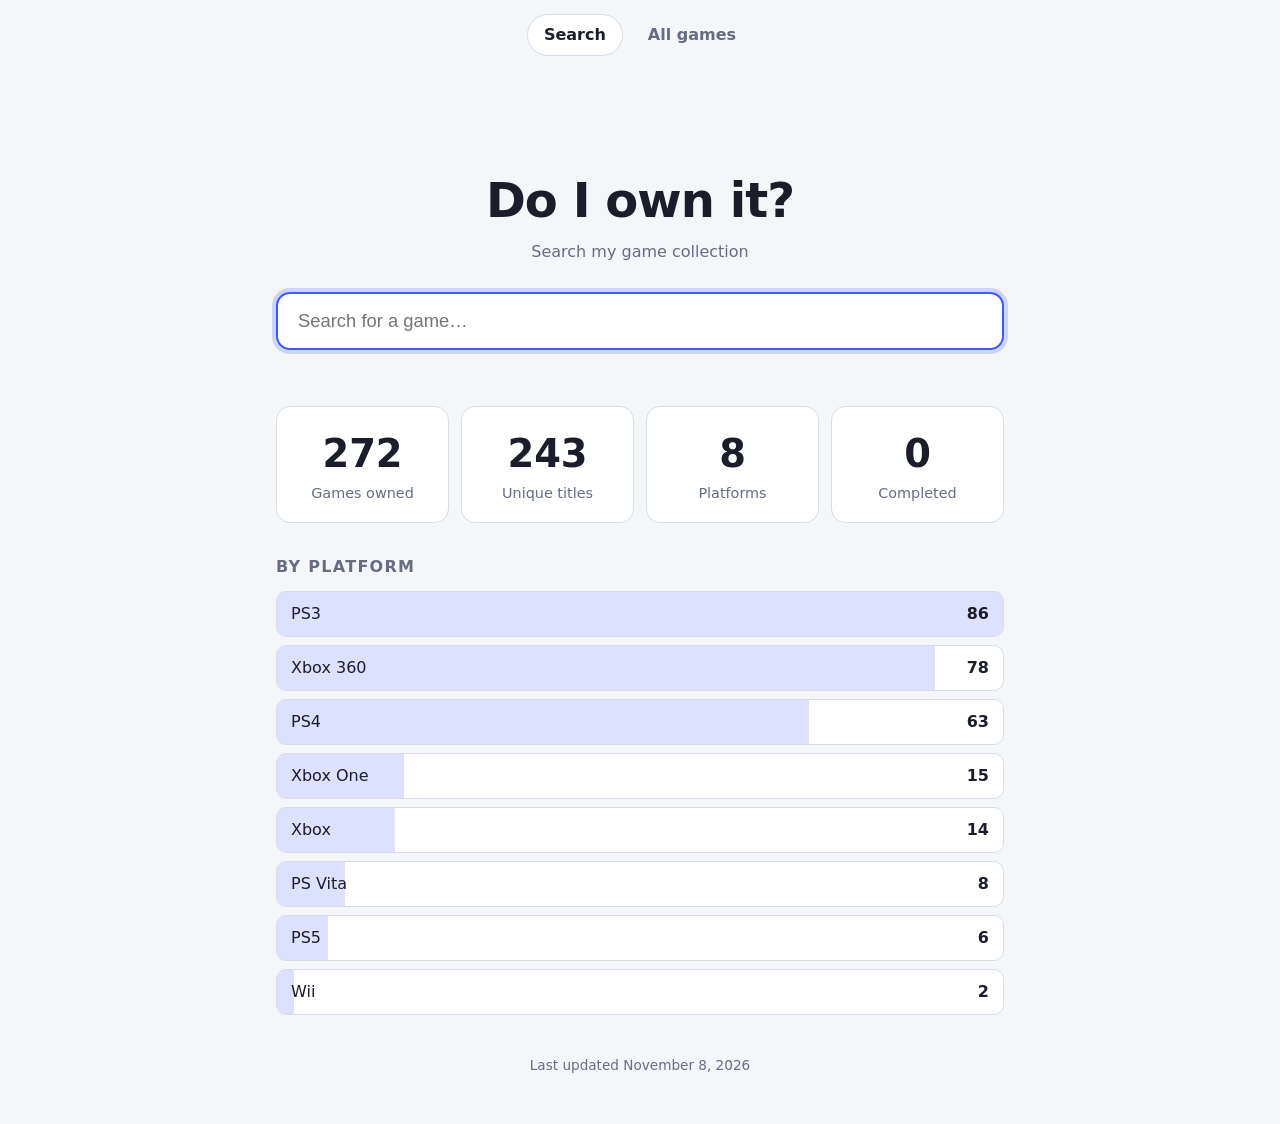
<file: index.html>
<!doctype html>
<html lang="en">
<head>
  <meta charset="utf-8">
  <meta name="viewport" content="width=device-width, initial-scale=1, viewport-fit=cover">
  <meta name="theme-color" content="#0f1117" media="(prefers-color-scheme: dark)">
  <meta name="theme-color" content="#f5f6fa" media="(prefers-color-scheme: light)">
  <title>My Game Collection</title>
  <meta name="description" content="Search my game collection and see which platform I own each game on.">
  <link rel="stylesheet" href="style.css">
</head>
<body>
  <nav class="nav">
    <a href="./" aria-current="page">Search</a>
    <a href="games.html">All games</a>
  </nav>

  <main>
    <header class="hero">
      <h1>Do I own it?</h1>
      <p class="sub">Search my game collection</p>
    </header>

    <div class="search-wrap">
      <input id="search" type="search" placeholder="Search for a game…" autocomplete="off" autocapitalize="off" autocorrect="off" spellcheck="false" enterkeyhint="search" aria-label="Search games">
    </div>

    <section id="results" class="results" aria-live="polite" hidden></section>

    <section id="stats" class="stats" aria-label="Collection statistics">
      <div class="totals">
        <div class="stat-card">
          <div class="stat-number" id="stat-total">–</div>
          <div class="stat-label">Games owned</div>
        </div>
        <div class="stat-card">
          <div class="stat-number" id="stat-unique">–</div>
          <div class="stat-label">Unique titles</div>
        </div>
        <div class="stat-card">
          <div class="stat-number" id="stat-platforms">–</div>
          <div class="stat-label">Platforms</div>
        </div>
        <div class="stat-card">
          <div class="stat-number" id="stat-completed">–</div>
          <div class="stat-label">Completed</div>
        </div>
      </div>

      <h2>By platform</h2>
      <ul id="platform-list" class="platform-list"></ul>
    </section>

    <footer>
      <span id="updated"></span>
    </footer>
  </main>
  <script src="app.js"></script>
</body>
</html>
</file>
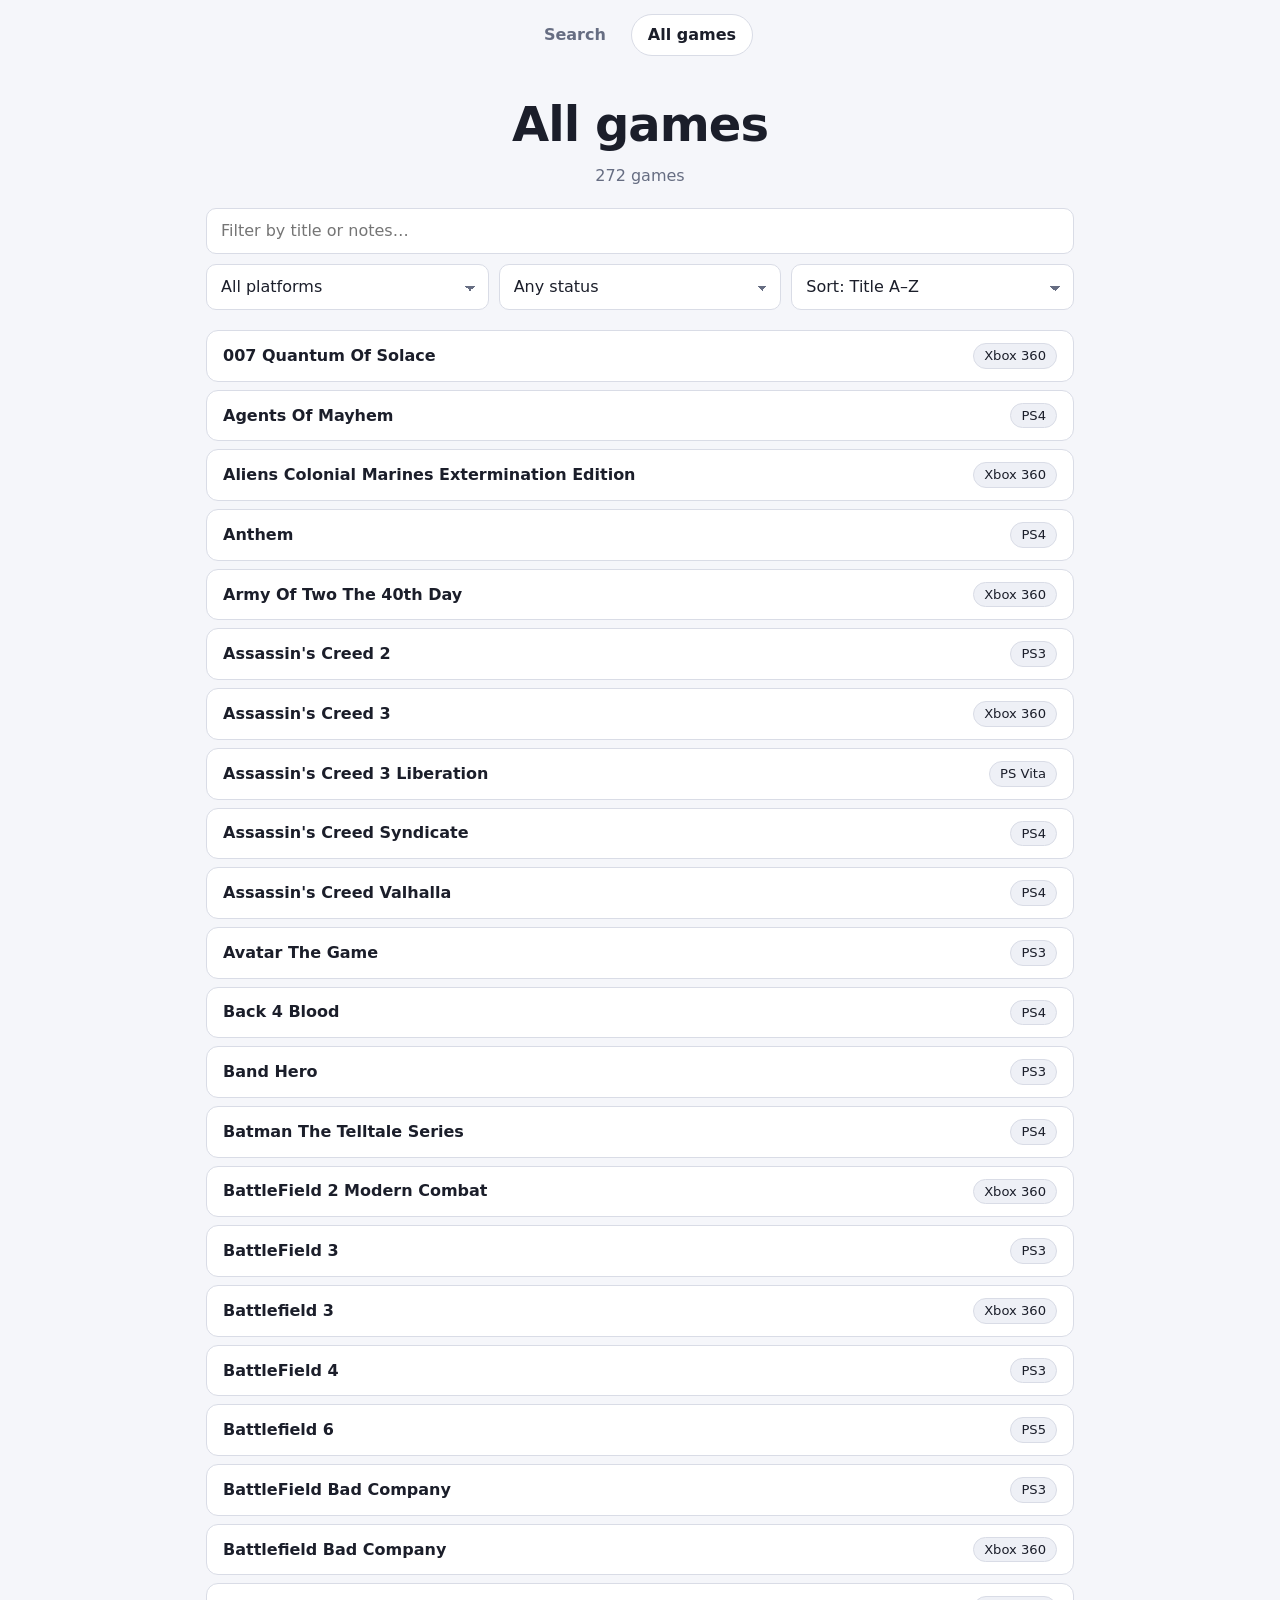
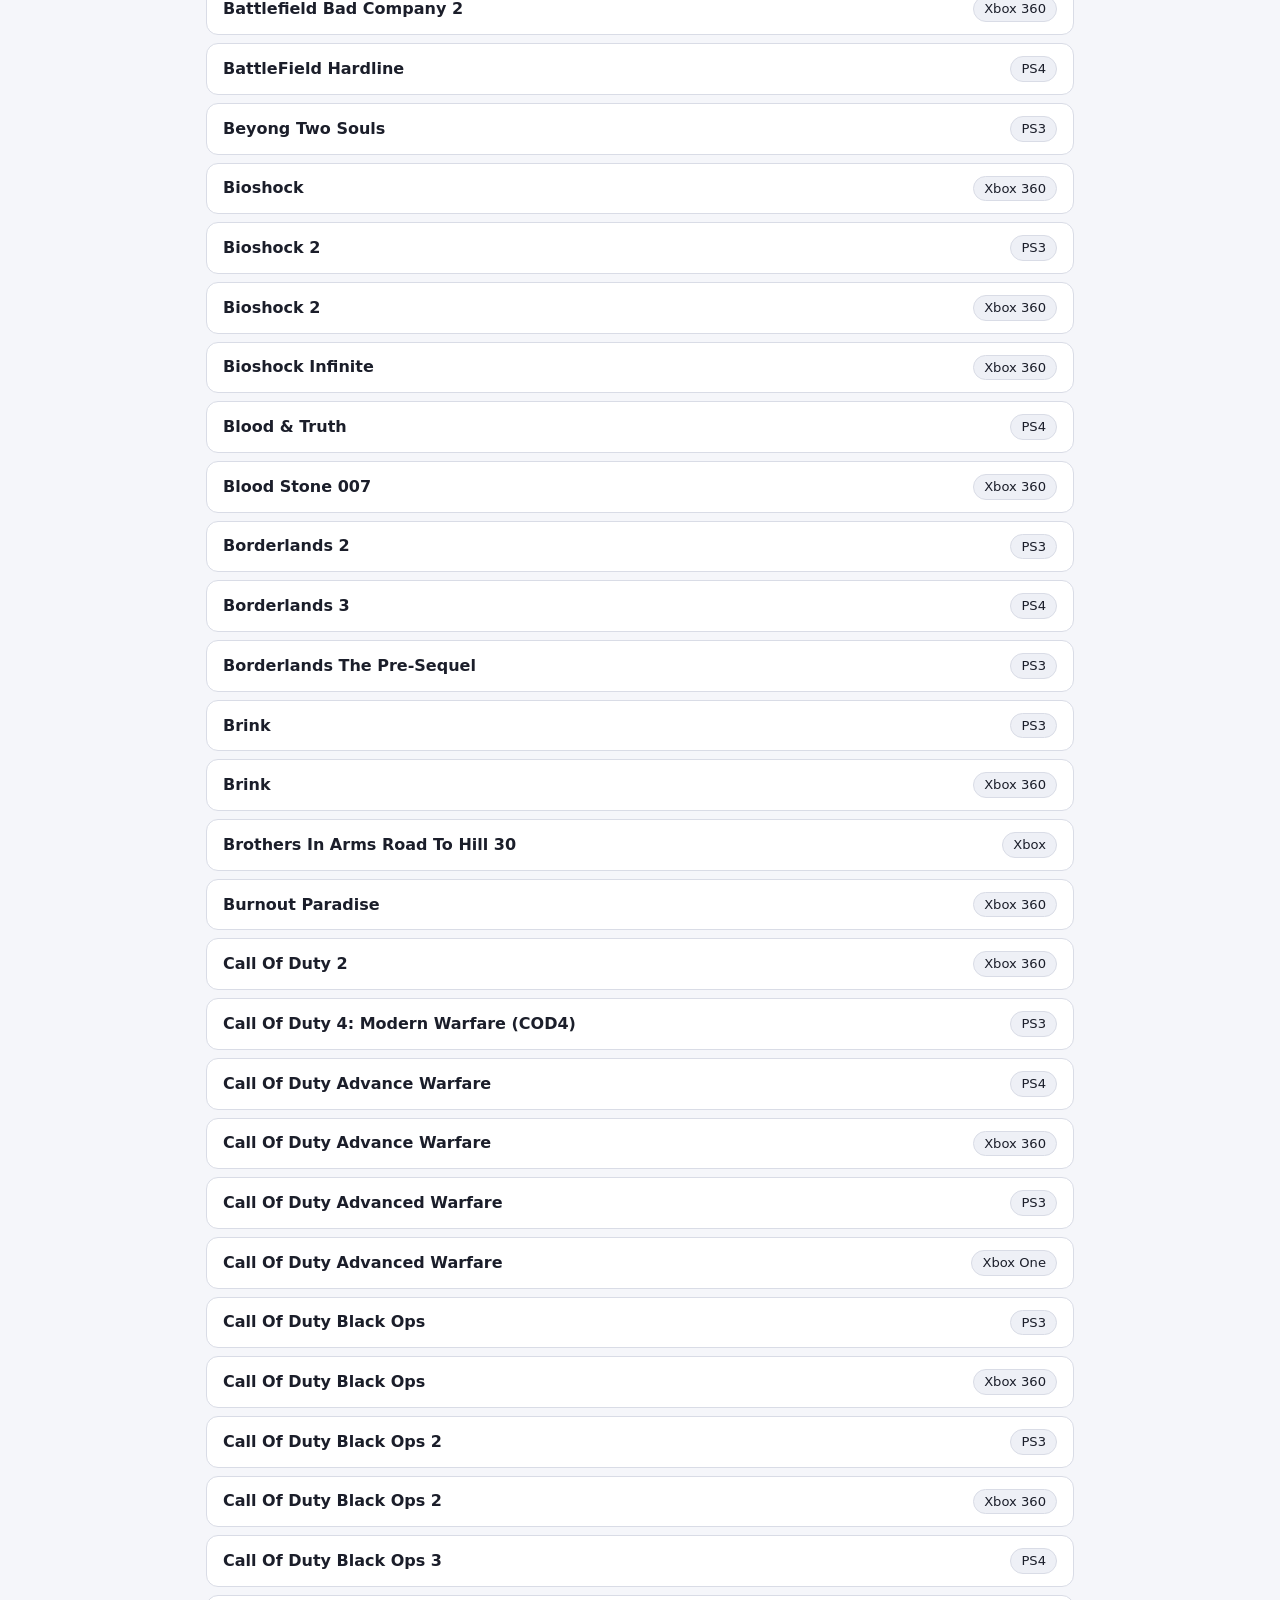
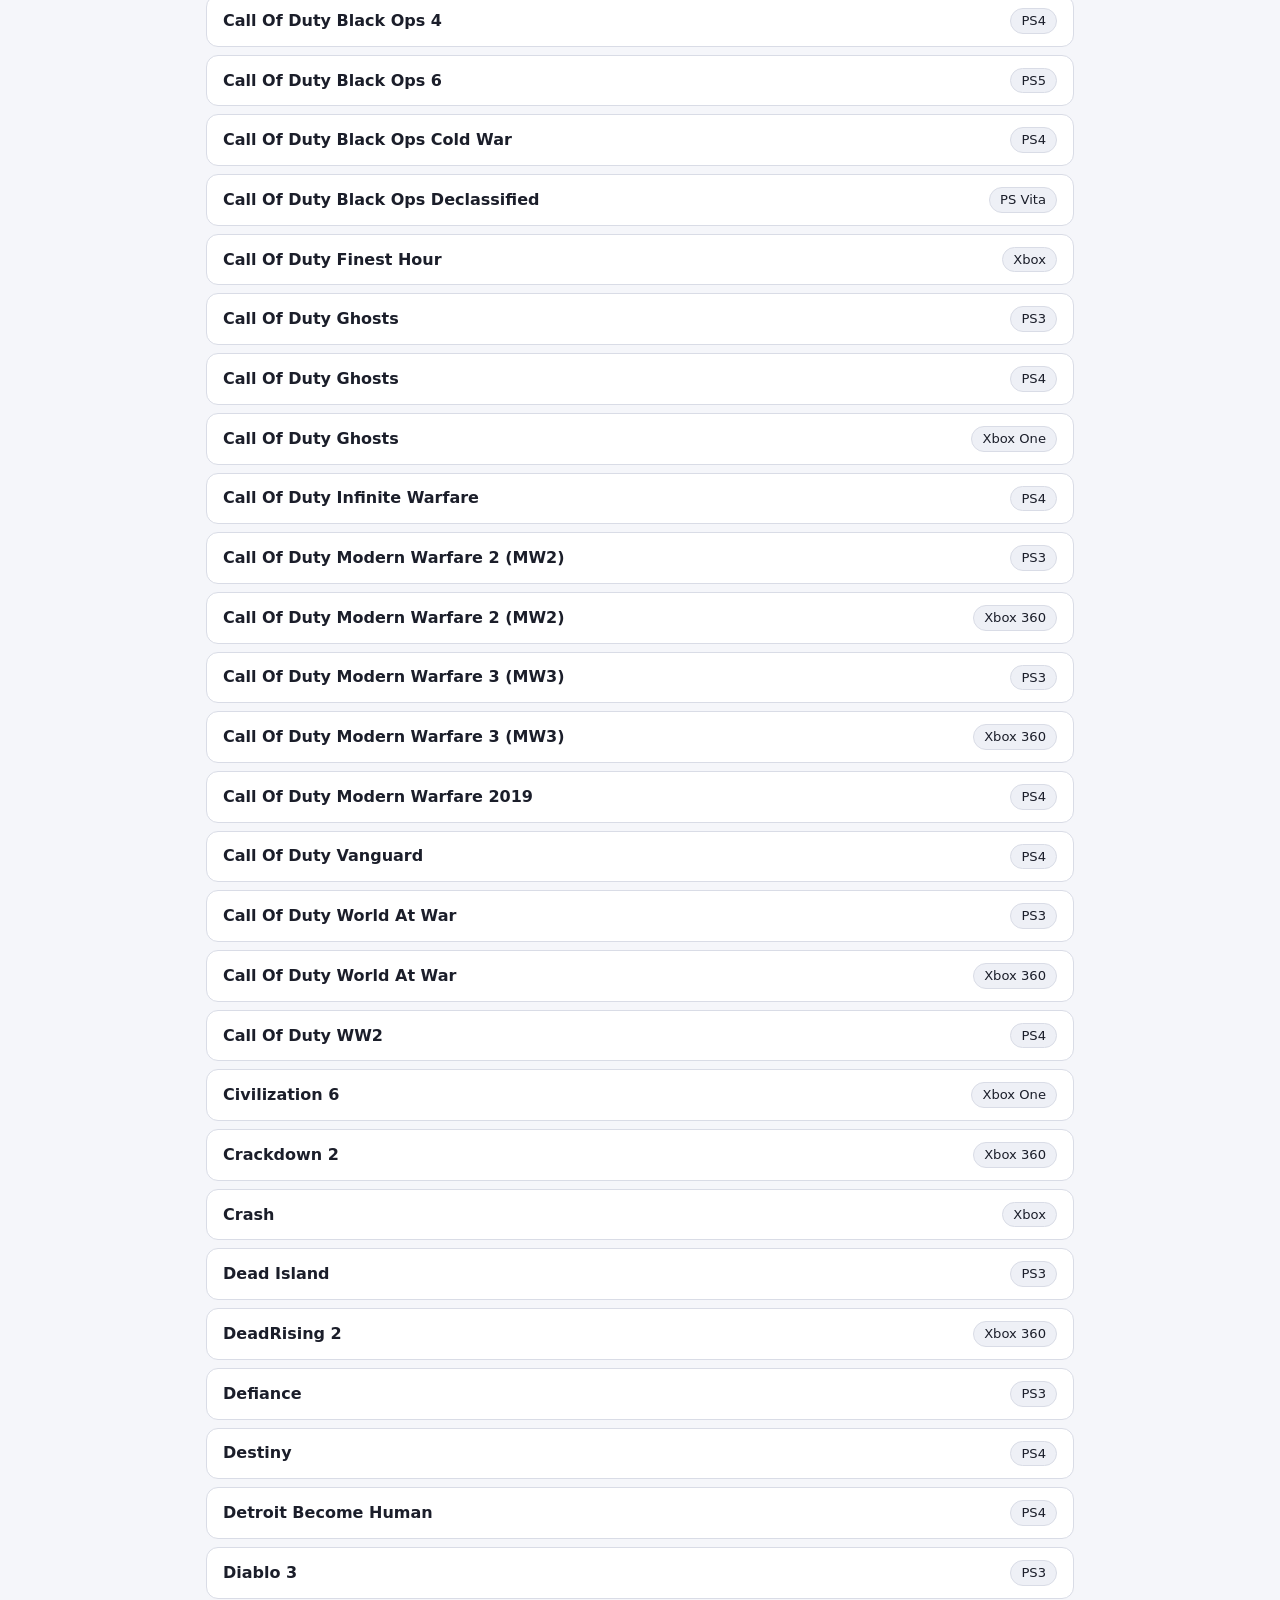
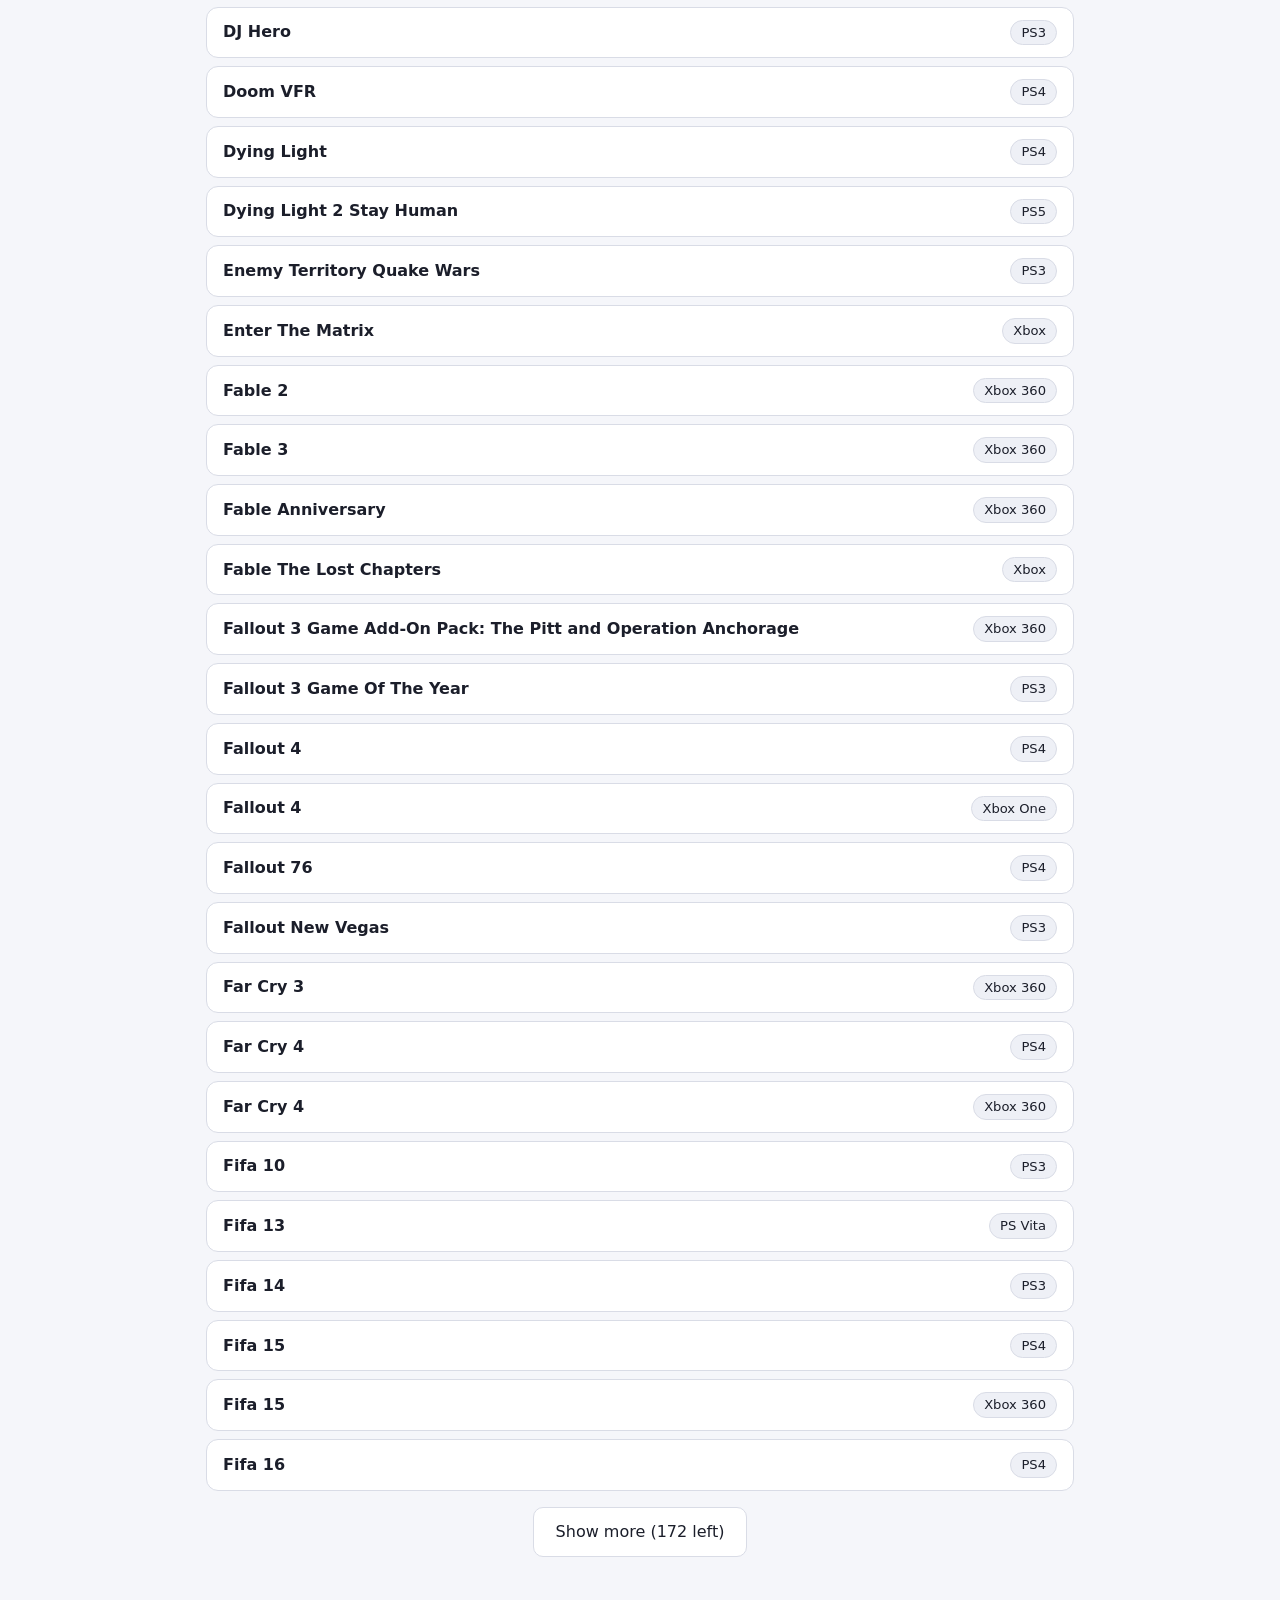
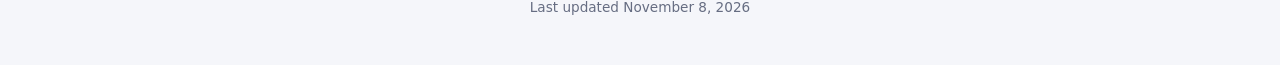
<file: games.html>
<!doctype html>
<html lang="en">
<head>
  <meta charset="utf-8">
  <meta name="viewport" content="width=device-width, initial-scale=1, viewport-fit=cover">
  <meta name="theme-color" content="#0f1117" media="(prefers-color-scheme: dark)">
  <meta name="theme-color" content="#f5f6fa" media="(prefers-color-scheme: light)">
  <title>All Games – My Game Collection</title>
  <meta name="description" content="The full list of every game in my collection, with platforms, notes and completion dates.">
  <link rel="stylesheet" href="style.css">
</head>
<body>
  <nav class="nav">
    <a href="./">Search</a>
    <a href="games.html" aria-current="page">All games</a>
  </nav>

  <main class="wide">
    <header class="hero compact">
      <h1>All games</h1>
      <p class="sub" id="count-line">Loading…</p>
    </header>

    <div class="controls">
      <input id="filter" type="search" placeholder="Filter by title or notes…" autocomplete="off" autocapitalize="off" autocorrect="off" spellcheck="false" enterkeyhint="search" aria-label="Filter games">
      <div class="control-row">
        <select id="platform" aria-label="Platform"><option value="">All platforms</option></select>
        <select id="status" aria-label="Completion status">
          <option value="">Any status</option>
          <option value="completed">Completed</option>
          <option value="not">Not completed</option>
        </select>
        <select id="sort" aria-label="Sort by">
          <option value="title">Sort: Title A–Z</option>
          <option value="platform">Sort: Platform</option>
          <option value="recent">Sort: Recently completed</option>
        </select>
      </div>
    </div>

    <ul id="list" class="game-list" aria-live="polite"></ul>
    <div class="load-more-wrap"><button id="more" class="load-more" hidden>Show more</button></div>

    <footer><span id="updated"></span></footer>
  </main>
  <script src="list.js"></script>
</body>
</html>
</file>
<file: style.css>
:root {
  --bg: #0f1117;
  --panel: #181b24;
  --panel-2: #20242f;
  --border: #2b303d;
  --text: #e8eaf0;
  --muted: #8b92a5;
  --accent: #7c9cff;
  --yes: #4ade80;
  --no: #f87171;
  --maybe: #fbbf24;
}

@media (prefers-color-scheme: light) {
  :root {
    --bg: #f5f6fa;
    --panel: #ffffff;
    --panel-2: #eef0f6;
    --border: #d9dce6;
    --text: #1b1e2a;
    --muted: #666d82;
    --accent: #3d5afe;
    --yes: #16a34a;
    --no: #dc2626;
    --maybe: #b45309;
  }
}

* { box-sizing: border-box; }

html { -webkit-text-size-adjust: 100%; text-size-adjust: 100%; }

body {
  margin: 0;
  overflow-wrap: anywhere;
  -webkit-tap-highlight-color: transparent;
  background: var(--bg);
  color: var(--text);
  font-family: system-ui, -apple-system, "Segoe UI", Roboto, sans-serif;
  line-height: 1.5;
}

main {
  max-width: 760px;
  margin: 0 auto;
  padding-top: max(12vh, env(safe-area-inset-top));
  padding-right: max(16px, env(safe-area-inset-right));
  padding-bottom: max(48px, env(safe-area-inset-bottom));
  padding-left: max(16px, env(safe-area-inset-left));
}

.hero { text-align: center; }
.hero h1 { margin: 0; font-size: clamp(2rem, 6vw, 3rem); letter-spacing: -0.02em; }
.sub { margin: 4px 0 28px; color: var(--muted); }

.search-wrap { display: flex; justify-content: center; }

#search {
  width: 100%;
  min-height: 56px;
  padding: 16px 20px;
  font-size: 1.15rem; /* must stay >= 16px or iOS Safari zooms in on focus */
  -webkit-appearance: none;
  appearance: none;
  color: var(--text);
  background: var(--panel);
  border: 2px solid var(--border);
  border-radius: 14px;
  outline: none;
  transition: border-color 0.15s, box-shadow 0.15s;
}
#search:focus {
  border-color: var(--accent);
  box-shadow: 0 0 0 4px color-mix(in srgb, var(--accent) 22%, transparent);
}

/* ---------- results ---------- */
.results { margin-top: 20px; }

.verdict {
  padding: 14px 18px;
  border-radius: 12px;
  border: 1px solid var(--border);
  background: var(--panel);
  font-weight: 600;
  margin-bottom: 12px;
}
.verdict.yes   { border-color: var(--yes);   color: var(--yes); }
.verdict.no    { border-color: var(--no);    color: var(--no); }
.verdict.maybe { border-color: var(--maybe); color: var(--maybe); }

.result-list { list-style: none; margin: 0; padding: 0; display: grid; gap: 8px; }

.result {
  display: flex;
  flex-wrap: wrap;
  align-items: center;
  justify-content: space-between;
  gap: 8px;
  padding: 12px 16px;
  background: var(--panel);
  border: 1px solid var(--border);
  border-radius: 12px;
}
.result .title { font-weight: 600; }

.badges { display: flex; flex-wrap: wrap; gap: 6px; }
.badge {
  padding: 2px 10px;
  font-size: 0.82rem;
  background: var(--panel-2);
  border: 1px solid var(--border);
  border-radius: 999px;
  color: var(--text);
}

.more { color: var(--muted); font-size: 0.9rem; text-align: center; margin-top: 10px; }

/* ---------- stats ---------- */
.stats { margin-top: 56px; }
.stats h2 { font-size: 1rem; text-transform: uppercase; letter-spacing: 0.08em; color: var(--muted); margin: 32px 0 12px; }

.totals { display: grid; grid-template-columns: repeat(4, 1fr); gap: 12px; }
.stat-card {
  background: var(--panel);
  border: 1px solid var(--border);
  border-radius: 14px;
  padding: 18px 12px;
  text-align: center;
}
.stat-number { font-size: clamp(1.6rem, 5vw, 2.4rem); font-weight: 700; font-variant-numeric: tabular-nums; }
.stat-label { color: var(--muted); font-size: 0.9rem; }

.platform-list { list-style: none; margin: 0; padding: 0; display: grid; gap: 8px; }
.platform-row {
  position: relative;
  display: flex;
  justify-content: space-between;
  gap: 12px;
  padding: 10px 14px;
  background: var(--panel);
  border: 1px solid var(--border);
  border-radius: 10px;
  overflow: hidden;
}
.platform-row .bar {
  position: absolute;
  inset: 0 auto 0 0;
  background: color-mix(in srgb, var(--accent) 18%, transparent);
  z-index: 0;
}
.platform-row span { position: relative; z-index: 1; }
.platform-row .count { font-weight: 700; font-variant-numeric: tabular-nums; }

footer { margin-top: 40px; text-align: center; color: var(--muted); font-size: 0.85rem; }

.error { color: var(--no); text-align: center; }

@media (max-width: 560px) {
  main { padding-top: max(6vh, env(safe-area-inset-top)); }

  .sub { margin-bottom: 20px; }

  /* Three stat cards stay in a row but get tighter */
  .totals { gap: 8px; }
  .stat-card { padding: 14px 6px; border-radius: 12px; }
  .stat-label { font-size: 0.78rem; }

  /* Result rows: title on top, platform badges underneath */
  .result { flex-direction: column; align-items: flex-start; padding: 12px 14px; }

  .platform-row { padding: 12px 14px; }
  .stats { margin-top: 40px; }
}

@media (max-width: 340px) {
  .totals { grid-template-columns: 1fr; }
}

/* ---------- nav ---------- */
.nav {
  display: flex;
  justify-content: center;
  gap: 8px;
  padding: max(14px, env(safe-area-inset-top)) 16px 0;
}
.nav a {
  padding: 8px 16px;
  border-radius: 999px;
  color: var(--muted);
  text-decoration: none;
  font-weight: 600;
  border: 1px solid transparent;
}
.nav a:hover { color: var(--text); }
.nav a[aria-current="page"] { color: var(--text); background: var(--panel); border-color: var(--border); }
.nav a:focus-visible { outline: 2px solid var(--accent); outline-offset: 2px; }

/* ---------- all-games page ---------- */
main.wide { max-width: 900px; padding-top: 32px; }
.hero.compact .sub { margin-bottom: 20px; }

.controls { display: grid; gap: 10px; }
.controls input[type="search"],
.controls select {
  font: inherit;
  color: var(--text);
  background: var(--panel);
  border: 1px solid var(--border);
  border-radius: 10px;
  min-height: 46px;
  padding: 10px 14px;
  -webkit-appearance: none;
  appearance: none;
}
.controls select {
  background-image: linear-gradient(45deg, transparent 50%, var(--muted) 50%), linear-gradient(135deg, var(--muted) 50%, transparent 50%);
  background-position: calc(100% - 18px) 55%, calc(100% - 13px) 55%;
  background-size: 5px 5px;
  background-repeat: no-repeat;
  padding-right: 34px;
}
.controls input:focus, .controls select:focus { outline: 2px solid var(--accent); outline-offset: 0; }
.control-row { display: grid; grid-template-columns: repeat(3, 1fr); gap: 10px; }

.game-list { list-style: none; margin: 20px 0 0; padding: 0; display: grid; gap: 8px; }
.game {
  padding: 12px 16px;
  background: var(--panel);
  border: 1px solid var(--border);
  border-radius: 12px;
}
.game-top { display: flex; flex-wrap: wrap; align-items: center; justify-content: space-between; gap: 6px 12px; }
.game-title { font-weight: 600; }
.completed { margin-top: 4px; color: var(--yes); font-size: 0.9rem; font-weight: 600; }
.notes { margin: 6px 0 0; color: var(--muted); font-size: 0.92rem; white-space: pre-wrap; }
.empty { text-align: center; color: var(--muted); padding: 24px 0; }

.load-more-wrap { display: flex; justify-content: center; margin-top: 16px; }
.load-more {
  font: inherit;
  color: var(--text);
  background: var(--panel);
  border: 1px solid var(--border);
  border-radius: 10px;
  padding: 12px 22px;
  min-height: 46px;
  cursor: pointer;
}
.load-more:hover { border-color: var(--accent); }

@media (max-width: 560px) {
  .totals { grid-template-columns: repeat(2, 1fr); }
  .control-row { grid-template-columns: 1fr 1fr; }
  .control-row #sort { grid-column: 1 / -1; }
  main.wide { padding-top: 20px; }
}
</file>
